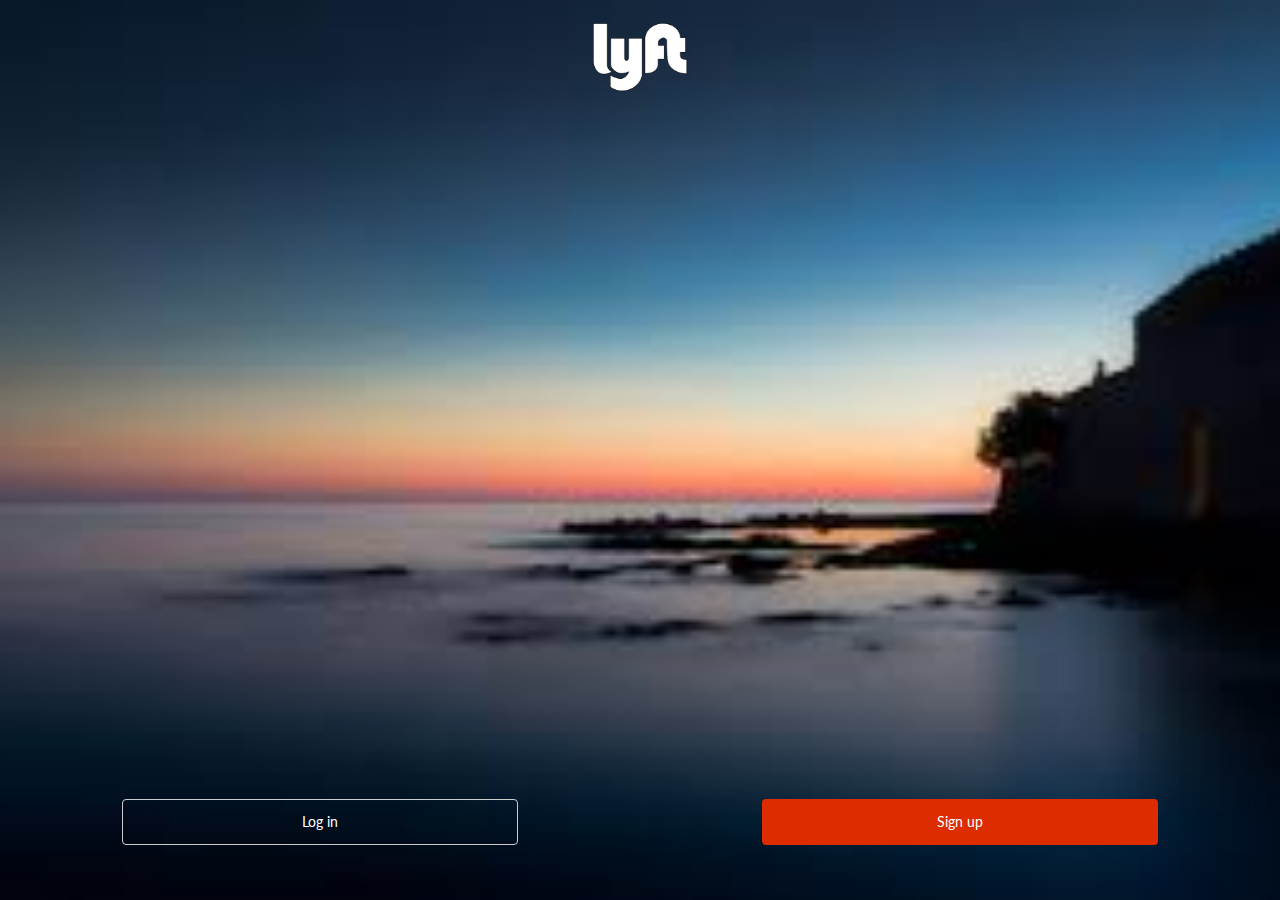
<file: index.html>
<!DOCTYPE html>
<html lang="en">
	<head>
	  	<meta charset="utf-8">
	  	<meta name="viewport" content="width=device-width, user-scalable=no, initial-scale=1.0, maximum-scale=1.0, minimum-scale=1.0">
	  	<title>Lyft</title>
	  	<link rel="stylesheet" type="text/css" href="css/bootstrap.min.css">
	  	<link rel="stylesheet" type="text/css" href="css/font-awesome.min.css">
	  	<link href="https://fonts.googleapis.com/css?family=Lato:400,700,900,300,100" rel="stylesheet" type="text/css">
	  	<link rel="stylesheet" type="text/css" href="css/main.css">
	</head>
	<body id="page-top" class="index">
		<header>
			<div class="text-center">
					<img class="logoLift" src="image/logo.png"></a>
			</div>
			<div class="header2">	
				<div class="intro">
					<div class="row cajaRegistro">
						<div class="col-xs-offset-1 col-xs-5 col-md-offset-1 col-md-4">
							<a href="#" class="btn botonInicio btn-default btn-block boton1">Log in</a>
						</div>	
						<div class=" col-xs-5 col-md-offset-2 col-md-4">
							<a href="signup.html" id="registrar" class="btn botonInicio btn-color btn-block">Sign up</a>
						</div>
					</div>		
				</div>
			</div>
		</header>		
	<script type="text/javascript" src="js/jquery.js" ></script>	
	<script type="text/javascript" src="js/bootstrap.min.js"></script>
    </body>
</html>
</file>
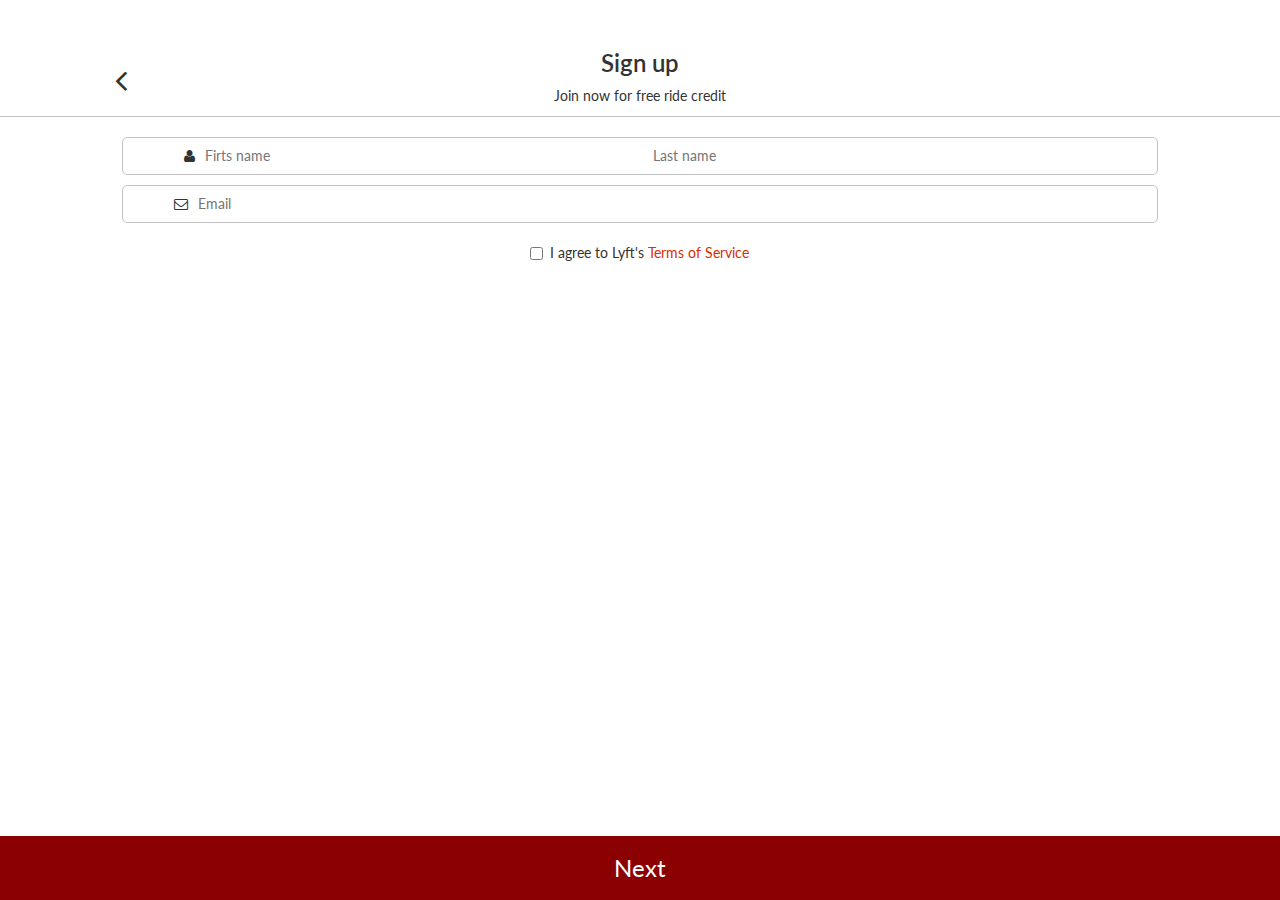
<file: register.html>
<!DOCTYPE html>
<html lang="en">
	<head>
	  	<meta charset="utf-8">
	  	<meta name="viewport" content="width=device-width, user-scalable=no, initial-scale=1.0, maximum-scale=1.0, minimum-scale=1.0">
	  	<title>Lyft</title>
	  	<link rel="stylesheet" type="text/css" href="css/bootstrap.min.css">
	  	<link rel="stylesheet" type="text/css" href="css/font-awesome.min.css">
	  	<link href="https://fonts.googleapis.com/css?family=Lato:400,700,900,300,100" rel="stylesheet" type="text/css">
	  	<link rel="stylesheet" type="text/css" href="css/main.css">
	</head>
	<body id="page-top" class="index">
		<!--seccion1-->
		<section id="register" class="seccion1">
			<i class="fa fa-angle-left iconoLeft" aria-hidden="true"></i>
			<h3>Sign up</h3>
			<p>Join now for free ride credit</p>
			<div class="linea"></div>
	
			<div class="row inputIngreso">
			  <div class="col-xs-offset-1 col-xs-10 col-md-offset-1 col-md-10">
				<p class="contenedorInput">
					<i class="fa fa-user iconoUser" aria-hidden="true"></i>
					<input class="ingreseName" type="text"  aria-label="..." placeholder="Firts name">
					<input class="ingreseName" type="text" aria-label="..." placeholder="Last name">
				</p>
			  </div>
			  <div class="col-xs-offset-1 col-xs-10 col-md-offset-1 col-md-10">
			  	<p class="contenedorInput">
					<i class="fa fa-envelope-o iconoUser" aria-hidden="true"></i>
					<input class="ingreseEmail " type="text"  aria-label="..." placeholder="Email">
				</p>
			  </div>
			  <div class="col-xs-offset-1 col-xs-10 col-md-offset-1 col-md-10">
				  <div class="checkbox">
				    <label>
				      <input type="checkbox"> I agree to Lyft's <span class="CheckTermino">Terms of Service</span>
				    </label>
				  </div>		
				 </div>
			</div>
			<!--NEXT-->
			<a  href="#" class="BntNext">Next</a>
		</section>
		
	<script type="text/javascript" src="js/jquery.js" ></script>	
	<script type="text/javascript" src="js/bootstrap.min.js"></script>
	<script type="text/javascript" src="js/main.js"></script>
    </body>
</html>
</file>
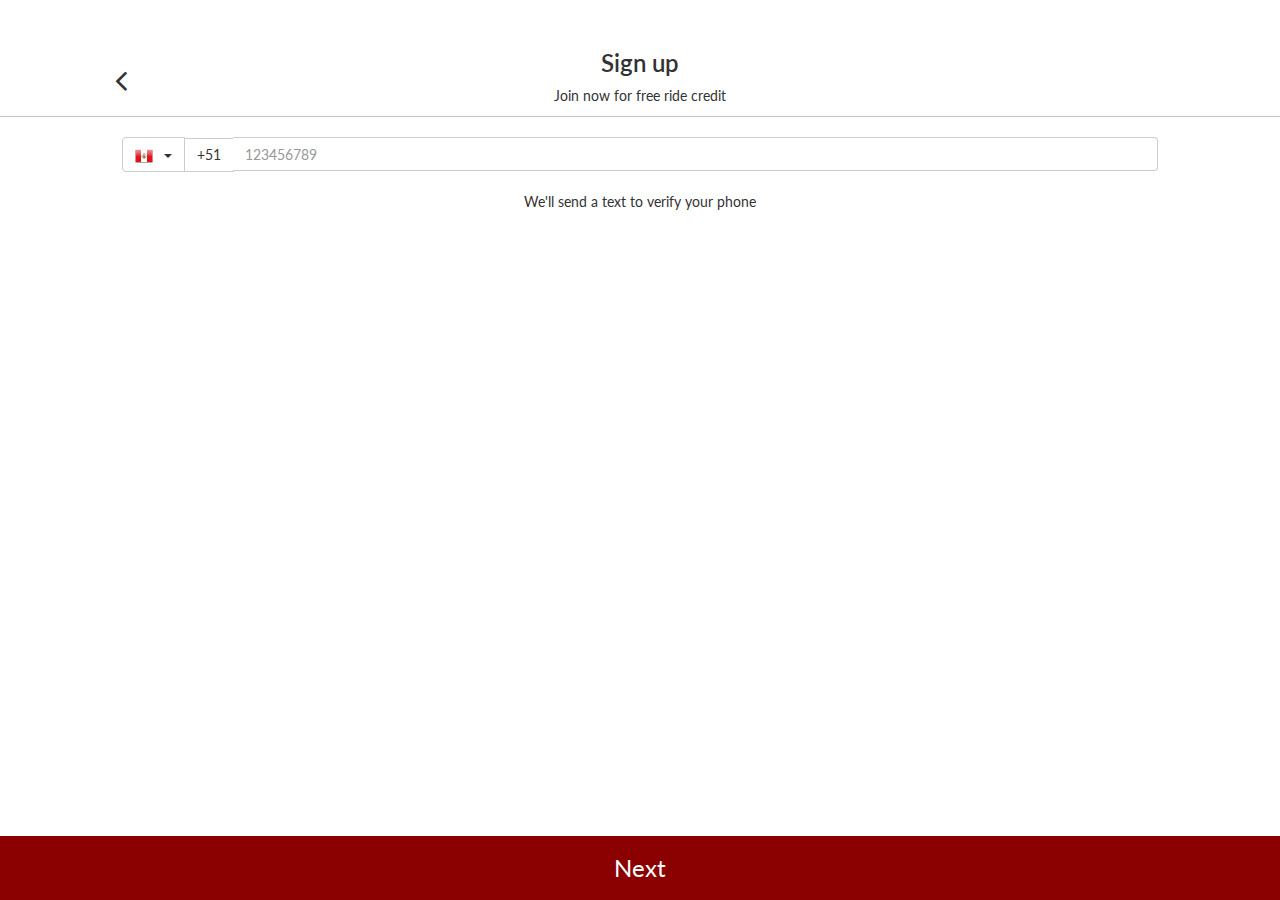
<file: signup.html>
<!DOCTYPE html>
<html lang="en">
	<head>
	  	<meta charset="utf-8">
	  	<meta name="viewport" content="width=device-width, user-scalable=no, initial-scale=1.0, maximum-scale=1.0, minimum-scale=1.0">
	  	<title>Lyft</title>
	  	<link rel="stylesheet" type="text/css" href="css/bootstrap.min.css">
	  	<link rel="stylesheet" type="text/css" href="css/font-awesome.min.css">
	  	<link href="https://fonts.googleapis.com/css?family=Lato:400,700,900,300,100" rel="stylesheet" type="text/css">
	  	<link rel="stylesheet" type="text/css" href="css/main.css">
	</head>
	<body id="page-top" class="index">
		<!--seccion1-->
		<section id="register" class="seccion1">
			<i class="fa fa-angle-left iconoLeft" aria-hidden="true"></i>
			<h3>Sign up</h3>
			<p>Join now for free ride credit</p>
			<div class="linea"></div>
	
			<div class="row inputIngreso">
			  <div class="col-xs-offset-1 col-xs-10 col-md-offset-1 col-md-10">
			    <div class="input-group">
				    <div class="input-group-btn">
				        <button type="button" class="btn btn-default dropdown-toggle" data-toggle="dropdown" aria-haspopup="true" aria-expanded="false"><img class="elegirImg"src="image/Peru.png"><span class="caret"></span>
				        </button>
				        <ul class="dropdown-menu">
				          <li><a href="#">Peru</a></li>
				          <li><a href="#">Brasil</a></li>
				          <li><a href="#">Argentina</a></li>
				          <li role="separator" class="divider"></li>
				          <li><a href="#">Paraguay</a></li>
				        </ul>
				        <div type="button" class="btn btn-default postal"> +51 </div>
				    </div><!-- /btn-group -->
					<input id="ingreseCodigo" type="text" class="form-control formshadow" aria-label="..." placeholder="123456789"> 
			    </div><!-- /input-group -->
			  </div>
			</div>
			<p>We'll send a text to verify your phone</p>
			<!--NEXT-->
			<a  id="next" href="verificacion.html" class="BntNext">Next</a>
		</section>
		
	<script type="text/javascript" src="js/jquery.js" ></script>	
	<script type="text/javascript" src="js/bootstrap.min.js"></script>
	<script type="text/javascript" src="js/main.js"></script>
    </body>
</html>
</file>
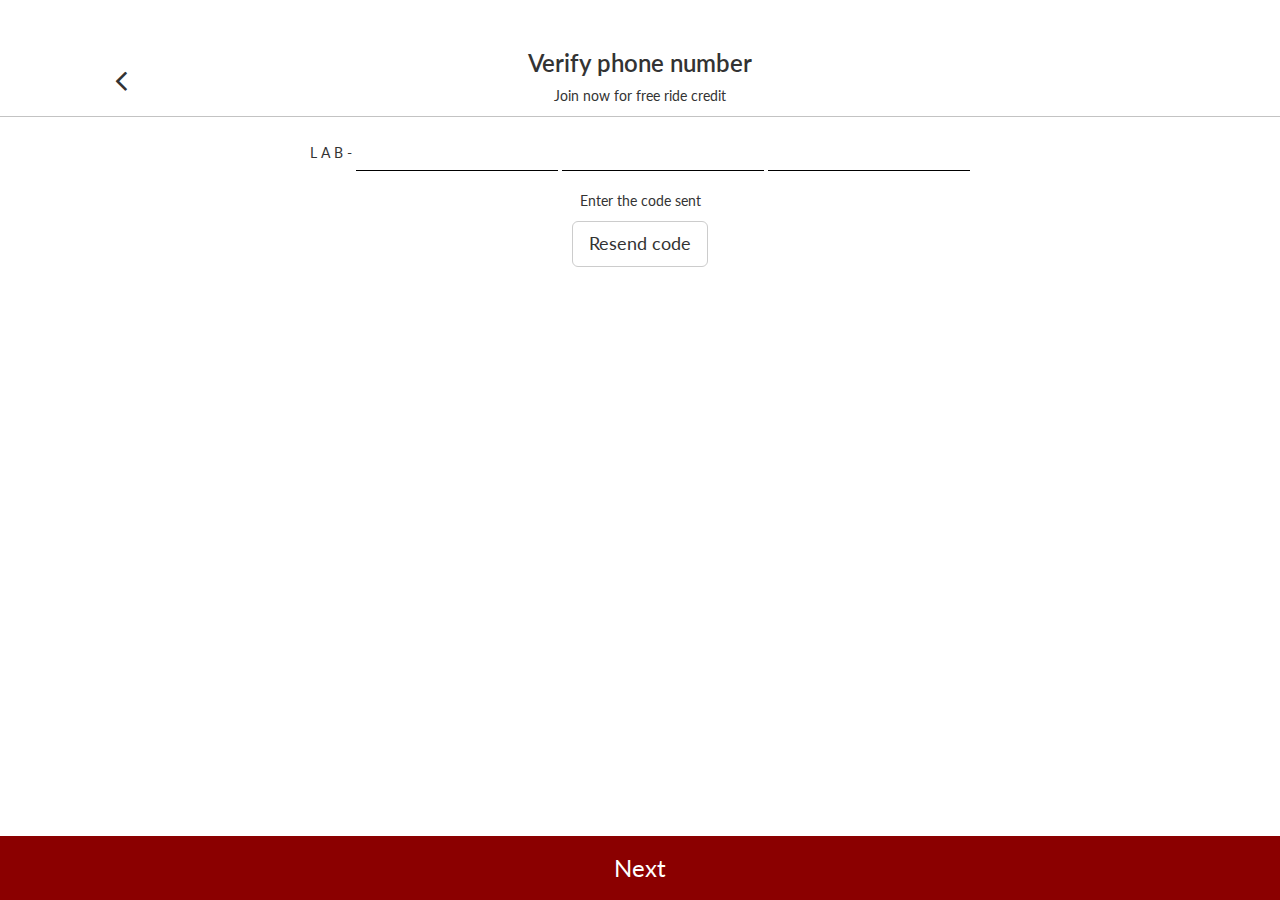
<file: verificacion.html>
<!DOCTYPE html>
<html lang="en">
	<head>
	  	<meta charset="utf-8">
	  	<meta name="viewport" content="width=device-width, user-scalable=no, initial-scale=1.0, maximum-scale=1.0, minimum-scale=1.0">
	  	<title>Lyft</title>
	  	<link rel="stylesheet" type="text/css" href="css/bootstrap.min.css">
	  	<link rel="stylesheet" type="text/css" href="css/font-awesome.min.css">
	  	<link href="https://fonts.googleapis.com/css?family=Lato:400,700,900,300,100" rel="stylesheet" type="text/css">
	  	<link rel="stylesheet" type="text/css" href="css/main.css">
	</head>
	<body id="page-top" class="index">
		<!--seccion1-->
		<section id="register" class="seccion1">
			<i class="fa fa-angle-left iconoLeft" aria-hidden="true"></i>
			<h3>Verify phone number</h3>
			<p>Join now for free ride credit</p>
			<div class="linea"></div>
			<div class="row inputIngreso">
			  <div class="col-xs-offset-1 col-xs-10 col-md-offset-1 col-md-10">
				<form class="form-inline">
				  <div class="form-group">
				  	<div class="display"> L A B - </div>	
				    <input type="text" class="form-control codigo ">
				    <input type="text" class="form-control codigo">
				    <input type="text" class="form-control codigo">
				  </div>
			  </div>
			</div>  
			<p>Enter the code sent </p>		
			 <button type="button" class="btn btn-default btn-lg">Resend code</button>
		<!--NEXT -->
			<a  href="register.html" class="BntNext">Next</a>
		</section>
		
	<script type="text/javascript" src="js/jquery.js" ></script>	
	<script type="text/javascript" src="js/bootstrap.min.js"></script>
	<script type="text/javascript" src="js/main.js"></script>
    </body>
</html>
</file>
<file: css/main.css>
html,
body{
  height: 100%;
  height: 100%;
  font-family: "Lato";
}
/*-----------nav-----------------*/
.logoLift{
  width: 100px;
  padding-top: 20px;
}
@media (max-width: 768px) {
  .logoLift{
    width: 11em;
    padding-top: 80px;
  }
}
/*-------------header-------------*/
header{
  background: url("../image/large.jpg");
  background-size: cover; 
  background-attachment: scroll;
  background-position: center; 
  min-height: auto;
  color: white;
  height: 100%;
}
.header2{
  width: 100%;
}
.caja{
  margin: 0;
  color:  white;  
}
.intro{
  width: 100%;
  position: absolute;
  bottom: 0;
  margin: 0;
  padding-top: 15px;
  padding-bottom: 55px;
    text-align: center;
}
.boton1 {
    color: white;
    background-color: transparent;
    border-color: #ccc;
}
.botonInicio {
    padding: 12px;   
}
.btn-color{
  background-color: #dd2c00;
  color: white;
}
.btn-color:hover{
  text-decoration: none;
  color: white;
}
/*----------seccion 1------*/
 .seccion1{
  padding:30px 0px;
  text-align: center;
 }
 .seccion1 h3{
  text-align: center;
  font-weight: 600;
 }
 .iconoLeft{
  position: absolute;
    left: 9%;
    font-size: 34px;
    top: 7%;
 }
.linea{
  border-bottom: 1px solid #c3c3c3;
  margin-bottom: 20px;
}
.elegirImg {
    vertical-align: middle;
    width: 18px;

   }
.btn .caret {
    margin-left: 11px;
}
.inputIngreso{
  margin-bottom: 20px;
  margin-right: 0px;
  margin-left: 0px;
}
.formshadow{
  box-shadow: none;
  border-left: none;
}
.formshadow:focus{  
  outline: -webkit-focus-ring-color auto 0px;
  outline-style: none;
  box-shadow: none;
  border-color: lightgrey;
}
.BntNext {
    color: white;
    font-size: 24px;
    background-color: darkred;
    padding: 15px 0px;
    display: block;
    margin: 0px;
    position: absolute;
    left: 0;
    bottom: 0;
    width: 100%;
}
.BntNext:hover, .BntNext:focus {
    color:white; 
    text-decoration: none; 
}
.cajaRegistro{
  margin-left: 0px;
  margin-right: 0px; 
}
/*tercera pagina */
.ingreseName{
    width: 43%;
    display: inline;
    border: transparent;
    padding: 8px 0px;
}
.contenedorInput{
  border: 1px solid #c3c3c3;
    border-radius: 5px;
}
.iconoUser{
  padding-right: 6px;
  padding-left: 2px;
}
.ingreseName:focus{ 
  outline: -webkit-focus-ring-color auto 0px;
  outline-style: none;
  box-shadow: none;
  border-color: lightgrey;
}
.ingreseEmail{
  width: 88%;
    display: inline;
    border: transparent;
    padding: 8px 0px;
}
.ingreseEmail:focus{  
  outline: -webkit-focus-ring-color auto 0px;
  outline-style: none;
  box-shadow: none;
  border-color: lightgrey;
}
.CheckTermino{
  color:  #dd2c00;
}
/*verificaion*/
.codigo{
    border: transparent;
    border-bottom: 1px solid black;
    border-radius: 0px;
    display: inline-block;
    width: 14%;
    box-shadow: none;
}
.codigo:focus{
  outline: -webkit-focus-ring-color auto 0px;
  outline-style: none;
  box-shadow: none;
  border-color: lightgrey;
}
.display{
  display: inline-block;
}
</file>
